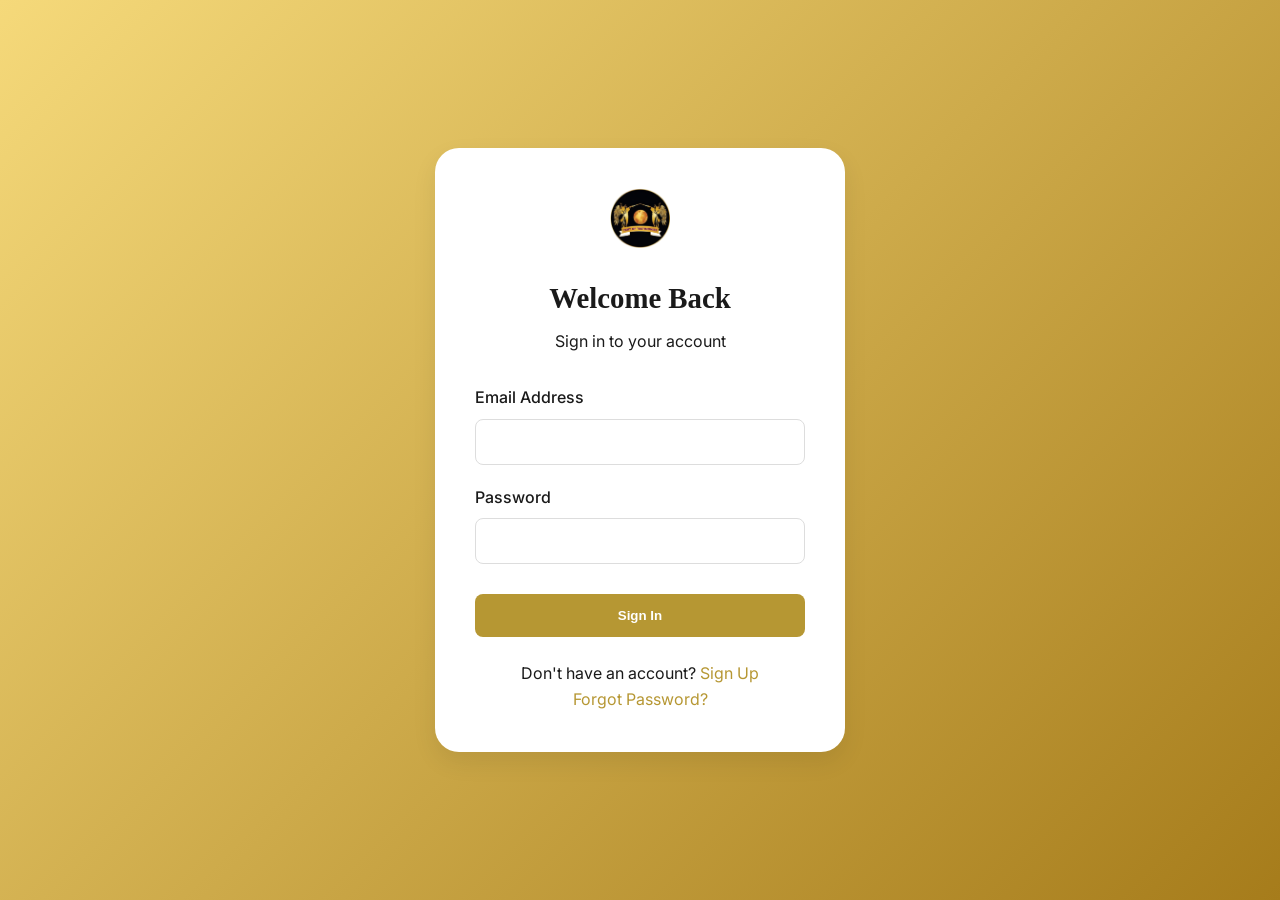
<file: login.html>
<!DOCTYPE html>
<html lang="en">
<head>
    <meta charset="UTF-8">
    <meta name="viewport" content="width=device-width, initial-scale=1.0">
    <title>Sign In | TOT Church</title>
    <link rel="stylesheet" href="css/style.css">
    <link href="https://fonts.googleapis.com/css2?family=Inter:wght@300;400;500;600;700&display=swap" rel="stylesheet">
    <link rel="stylesheet" href="https://cdnjs.cloudflare.com/ajax/libs/font-awesome/6.4.0/css/all.min.css">
</head>
<body class="auth-page">
    <div class="auth-container">
        <div class="auth-card">
            <div class="auth-header">
                <img src="assets/images/totlogo.png" alt="TOT Church" id="authLogo">
                <h1>Welcome Back</h1>
                <p>Sign in to your account</p>
            </div>
            <form class="auth-form" id="loginForm" action="php/auth.php" method="POST">
                <input type="hidden" name="action" value="login">
                <div class="form-group">
                    <label for="email">Email Address</label>
                    <input type="email" id="email" name="email" required>
                </div>
                <div class="form-group">
                    <label for="password">Password</label>
                    <input type="password" id="password" name="password" required>
                </div>
                <button type="submit" class="btn-auth-submit">Sign In</button>
            </form>
            <div class="auth-footer">
                <p>Don't have an account? <a href="signup.html">Sign Up</a></p>
                <p><a href="#">Forgot Password?</a></p>
            </div>
        </div>
    </div>
    <script src="js/auth.js"></script>
</body>
</html>
</file>
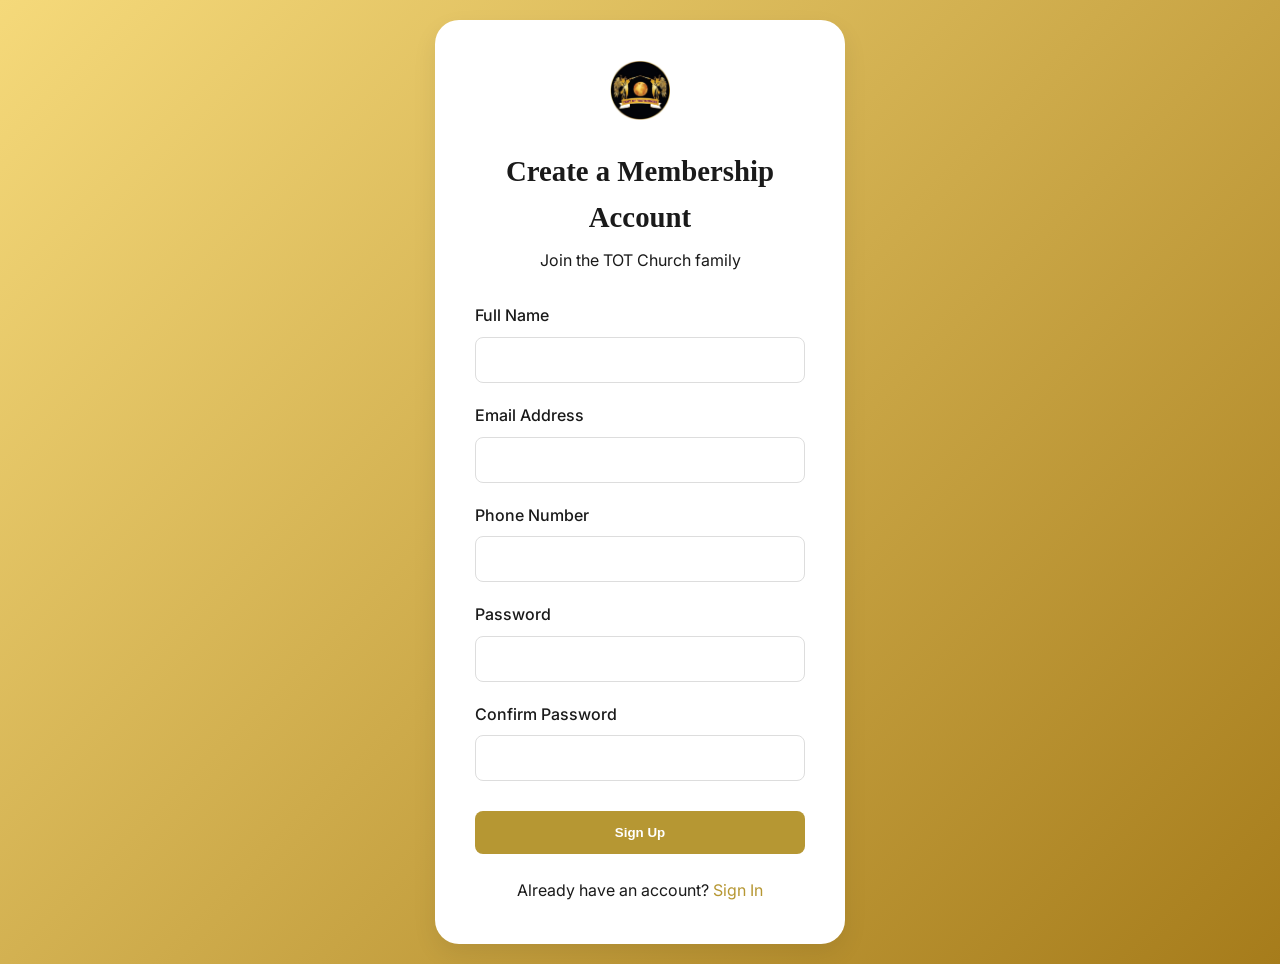
<file: signup.html>
<!DOCTYPE html>
<html lang="en">
<head>
    <meta charset="UTF-8">
    <meta name="viewport" content="width=device-width, initial-scale=1.0">
    <title>Sign Up | TOT Church</title>
    <link rel="stylesheet" href="css/style.css">
    <link href="https://fonts.googleapis.com/css2?family=Inter:wght@300;400;500;600;700&display=swap" rel="stylesheet">
    <link rel="stylesheet" href="https://cdnjs.cloudflare.com/ajax/libs/font-awesome/6.4.0/css/all.min.css">
</head>
<body class="auth-page">
    <div class="auth-container">
        <div class="auth-card">
            <div class="auth-header">
                <img src="assets/images/totlogo.png" alt="TOT Church">
                <h1>Create a Membership Account</h1>
                <p>Join the TOT Church family</p>
            </div>
            <form class="auth-form" id="signupForm" action="php/auth.php" method="POST">
                <input type="hidden" name="action" value="signup">
                <div class="form-group">
                    <label for="fullname">Full Name</label>
                    <input type="text" id="fullname" name="fullname" required>
                </div>
                <div class="form-group">
                    <label for="email">Email Address</label>
                    <input type="email" id="email" name="email" required>
                </div>
                <div class="form-group">
                    <label for="phone">Phone Number</label>
                    <input type="tel" id="phone" name="phone">
                </div>
                <div class="form-group">
                    <label for="password">Password</label>
                    <input type="password" id="password" name="password" required>
                </div>
                <div class="form-group">
                    <label for="confirm_password">Confirm Password</label>
                    <input type="password" id="confirm_password" name="confirm_password" required>
                </div>
                <button type="submit" class="btn-auth-submit">Sign Up</button>
            </form>
            <div class="auth-footer">
                <p>Already have an account? <a href="login.html">Sign In</a></p>
            </div>
        </div>
    </div>
    <script src="js/auth.js"></script>
</body>
</html>
</file>
<file: css/style.css>
/* css/style.css - Main Stylesheet */
:root {
    /* Main Brand Colors */
    --primary: #b69733;          /* Gold */
    --primary-dark: #A67C1B;     /* Dark gold */
    --primary-light: #F5D97A;    /* Light gold */

    --secondary: #121212;        /* Main dark background */
    --accent: #6F2DA8;           /* Purple accent */

    /* Text Colors */
    --text-dark: #1A1A1A;        /* Dark text for light sections */
    --text-light: #666666;       /* Light text for dark sections (fixed) */

    /* Background Colors */
    --bg-light: #F8F5EF;         /* Soft cream background */
    --bg-white: #FFFFFF;         /* Pure white cards/sections */

    /* UI */
    --shadow: 0 10px 25px rgba(0,0,0,0.08);
    --transition: all 0.3s ease;
}

* {
    margin: 0;
    padding: 0;
    box-sizing: border-box;
}

body {
    font-family: 'Inter', sans-serif;
    color: var(--text-dark);
    line-height: 1.6;
    overflow-x: hidden;
    background: var(--bg-white);
}

h1, h2, h3, h4, .logo-text {
    font-family: 'Playfair Display', serif;
}

.container {
    max-width: 1200px;
    margin: 0 auto;
    padding: 0 24px;
}

/* ===== MOBILE NAVIGATION DRAWER (FIXED) ===== */
.mobile-drawer {
    position: fixed;
    top: 0;
    left: -300px;
    width: 280px;
    height: 100vh;
    background: var(--bg-white);
    z-index: 1001;
    transition: left 0.3s ease;
    box-shadow: 2px 0 20px rgba(0,0,0,0.1);
    display: flex;
    flex-direction: column;
    overflow-y: auto;
}

.mobile-drawer.open {
    left: 0;
}

.drawer-overlay {
    position: fixed;
    top: 0;
    left: 0;
    width: 100%;
    height: 100%;
    background: rgba(0,0,0,0.5);
    z-index: 1000;
    opacity: 0;
    visibility: hidden;
    transition: opacity 0.3s ease, visibility 0.3s ease;
}

.drawer-overlay.active {
    opacity: 1;
    visibility: visible;
}

.drawer-header {
    padding: 20px;
    border-bottom: 1px solid #eee;
    display: flex;
    justify-content: space-between;
    align-items: center;
}

.drawer-header img {
    height: 40px;
    width: auto;
}

.close-drawer {
    background: none;
    border: none;
    font-size: 28px;
    cursor: pointer;
    color: var(--text-dark);
}

.drawer-nav {
    display: flex;
    flex-direction: column;
    padding: 20px;
}

.drawer-nav a {
    padding: 12px 0;
    font-size: 18px;
    color: var(--text-dark);
    text-decoration: none;
    border-bottom: 1px solid #f0f0f0;
    transition: var(--transition);
}

.drawer-nav a i {
    width: 30px;
    margin-right: 10px;
    color: var(--primary);
}

.drawer-auth {
    margin-top: auto;
    padding: 20px;
    border-top: 1px solid #eee;
    display: flex;
    gap: 12px;
}

.drawer-login, .drawer-signup {
    flex: 1;
    text-align: center;
    padding: 12px;
    border-radius: 8px;
    text-decoration: none;
    font-weight: 500;
}

.drawer-login {
    background: #f5f5f5;
    color: var(--text-dark);
}

.drawer-signup {
    background: var(--primary);
    color: white;
}

/* Alternative - uses margin instead of gap */
.mobile-menu-toggle {
    display: flex;
    flex-direction: column;
    justify-content: center;
    align-items: center;
    background: none;
    border: none;
    cursor: pointer;
    width: 40px;
    height: 40px;
    border-radius: 8px;
    transition: var(--transition);
    z-index: 101;
    position: relative;
}

.mobile-menu-toggle span {
    display: block;
    width: 25px;
    height: 3px;
    background: var(--primary);
    border-radius: 3px;
    transition: all 0.3s ease;
    margin: 3px 0;  /* Space between lines using margin */
}

.mobile-menu-toggle span:nth-child(1) {
    margin-top: 0;
}

.mobile-menu-toggle span:nth-child(3) {
    margin-bottom: 0;
}

/* Hamburger animation when open */
.mobile-menu-toggle.active span:nth-child(1) {
    transform: translateY(7px) rotate(45deg);
}

.mobile-menu-toggle.active span:nth-child(2) {
    opacity: 0;
}

.mobile-menu-toggle.active span:nth-child(3) {
    transform: translateY(-7px) rotate(-45deg);
}

/* Main Header */
.main-header {
    position: fixed;
    top: 0;
    width: 100%;
    background: rgba(255,255,255,0.95);
    backdrop-filter: blur(10px);
    z-index: 100;
    box-shadow: 0 2px 10px rgba(0,0,0,0.05);
}

.header-inner {
    display: flex;
    justify-content: space-between;
    align-items: center;
    padding: 16px 24px;
    max-width: 1200px;
    margin: 0 auto;
}

.logo {
    display: flex;
    align-items: center;
    gap: 12px;
}

.logo img {
    height: 45px;
    width: auto;
}

.logo-text {
    font-size: 1.2rem;
    font-weight: 600;
    color: var(--primary);
}

/* Desktop Navigation */
.desktop-nav {
    display: none;
}

.desktop-auth {
    display: none;
}

/* Hero Section */
.hero {
    position: relative;
    min-height: 100vh;
    display: flex;
    align-items: center;
    justify-content: center;
    text-align: center;
    overflow: hidden;
    margin-top: 0;
}

.parallax-section {
    position: relative;
    overflow: hidden;
}

.parallax-bg {
    position: absolute;
    top: 0;
    left: 0;
    width: 100%;
    height: 120%;
    background-image: url('../assets/images/hero.png');
    background-size: cover;
    background-position: center;
    background-attachment: fixed;
    transform: translateY(0);
    transition: transform 0.1s linear;
}

.parallax-bg::after {
    content: '';
    position: absolute;
    top: 0;
    left: 0;
    width: 100%;
    height: 100%;
    background: rgba(0,0,0,0.5);
}

.hero-content {
    position: relative;
    z-index: 2;
    color: white;
    padding: 100px 24px;
}

.hero-title {
    font-size: 2.5rem;
    margin-bottom: 20px;
}

.hero-title span {
    color: var(--accent);
}

.hero-subtitle {
    font-size: 1.1rem;
    margin-bottom: 30px;
    opacity: 0.9;
}

.hero-buttons {
    display: flex;
    gap: 16px;
    justify-content: center;
    flex-wrap: wrap;
}

.btn-primary, .btn-secondary, .btn-outline {
    padding: 14px 28px;
    border-radius: 40px;
    text-decoration: none;
    font-weight: 500;
    transition: var(--transition);
    display: inline-block;
}

.btn-primary {
    background: var(--primary);
    color: white;
}

.btn-primary:hover {
    background: var(--primary-dark);
    transform: translateY(-2px);
}

.btn-secondary {
    background: transparent;
    border: 2px solid white;
    color: white;
}

.btn-secondary:hover {
    background: white;
    color: var(--primary-dark);
}

.btn-outline {
    border: 2px solid var(--primary);
    color: var(--primary);
    background: transparent;
}

.btn-outline:hover {
    background: var(--primary);
    color: white;
}

.hero-scroll-indicator {
    position: absolute;
    bottom: 30px;
    left: 50%;
    transform: translateX(-50%);
    color: white;
    text-align: center;
    animation: bounce 2s infinite;
    z-index: 2;
}

@keyframes bounce {
    0%, 100% { transform: translateX(-50%) translateY(0); }
    50% { transform: translateX(-50%) translateY(10px); }
}

/* Quick Links */
.quick-links {
    padding: 60px 0;
    background: var(--bg-light);
}

.quick-links-grid {
    display: grid;
    grid-template-columns: repeat(auto-fit, minmax(250px, 1fr));
    gap: 24px;
}

.quick-link-card {
    background: white;
    padding: 30px;
    text-align: center;
    border-radius: 16px;
    text-decoration: none;
    color: var(--text-dark);
    transition: var(--transition);
    box-shadow: var(--shadow);
}

.quick-link-card:hover {
    transform: translateY(-5px);
    box-shadow: 0 15px 35px rgba(0,0,0,0.12);
}

.quick-link-card i {
    font-size: 40px;
    color: var(--primary);
    margin-bottom: 16px;
}

.quick-link-card h3 {
    margin-bottom: 8px;
}

/* Our Program Section */
.our-program {
    padding: 80px 0;
    background: var(--bg-light);
}

.program-grid {
    display: grid;
    grid-template-columns: repeat(auto-fit, minmax(280px, 1fr));
    gap: 32px;
    margin-top: 20px;
}

.program-card {
    text-align: center;
    padding: 40px 24px;
    background: var(--bg-white);
    border-radius: 24px;
    border: 2px solid var(--primary);
    box-shadow: var(--shadow);
    transition: var(--transition);
}

.program-card:hover {
    border-color: var(--primary-dark);
    box-shadow: 0 15px 35px rgba(0,0,0,0.12);
    transform: translateY(-5px);
}

.program-icon {
    font-size: 48px;
    color: var(--primary);
    margin-bottom: 20px;
}

.program-card h3 {
    font-size: 1.8rem;
    font-family: 'Playfair Display', serif;
    color: var(--secondary);
    margin-bottom: 16px;
}

.program-time {
    font-size: 2rem;
    font-weight: 700;
    color: var(--primary);
    margin: 16px 0;
}

.program-description {
    color: var(--text-light);
    margin-top: 12px;
    font-size: 0.95rem;
}

.program-location {
    margin-top: 16px;
    font-size: 0.9rem;
    color: var(--primary-dark);
}

.program-location i {
    margin-right: 6px;
}

/* Section Header */
.section-header {
    text-align: center;
    margin-bottom: 48px;
}

.section-header h2 {
    font-family: 'Playfair Display', serif;
    font-size: 2.5rem;
    color: var(--secondary);
    margin-bottom: 12px;
}

.section-header p {
    color: var(--text-light);
    font-size: 1.1rem;
}

/* Upcoming Event Snippet */
.upcoming-snippet {
    padding: 60px 0;
}

.event-snippet-card {
    display: flex;
    gap: 24px;
    background: white;
    border-radius: 20px;
    overflow: hidden;
    box-shadow: var(--shadow);
    padding: 24px;
    flex-wrap: wrap;
}

.event-date-large {
    text-align: center;
    padding: 20px;
    background: var(--primary);
    color: white;
    border-radius: 16px;
    min-width: 100px;
}

.event-date-large .day {
    font-size: 48px;
    font-weight: 700;
    display: block;
    line-height: 1;
}

.event-date-large .month {
    font-size: 18px;
    text-transform: uppercase;
}

.event-details {
    flex: 1;
}

.event-details h3 {
    font-size: 1.5rem;
    margin-bottom: 12px;
}

.event-time, .event-location {
    margin: 8px 0;
    color: var(--text-light);
}

.btn-event {
    display: inline-block;
    margin-top: 16px;
    color: var(--primary);
    text-decoration: none;
    font-weight: 500;
}

/* Sermons CTA */
.sermons-cta {
    padding: 80px 0;
    text-align: center;
    position: relative;
    background: linear-gradient(135deg, var(--primary-dark), var(--secondary));
    color: white;
}

.sermons-content {
    position: relative;
    z-index: 2;
}

.sermons-cta h2 {
    font-size: 2rem;
    margin-bottom: 16px;
}

.sermon-buttons {
    display: flex;
    gap: 16px;
    justify-content: center;
    margin-top: 24px;
    flex-wrap: wrap;
}

.sermons-cta .btn-outline {
    border-color: white;
    color: white;
}

.sermons-cta .btn-outline:hover {
    background: white;
    color: var(--primary-dark);
}

/* Testimonials */
.testimonials {
    padding: 60px 0;
    background: var(--bg-light);
}

.testimonials-slider {
    display: grid;
    grid-template-columns: repeat(auto-fit, minmax(300px, 1fr));
    gap: 24px;
}

.testimonial-card {
    background: white;
    padding: 30px;
    border-radius: 16px;
    box-shadow: var(--shadow);
}

.testimonial-card i {
    font-size: 30px;
    color: var(--primary);
    opacity: 0.5;
    margin-bottom: 16px;
}

/* Stats Marquee */
.tot-stats-marquee {
    width: 100%;
    overflow: hidden;
    position: relative;
    padding: 28px 0;
    margin: 30px 0;
}

.stats-track-container {
    width: 100%;
    overflow: hidden;
    position: relative;
}

.stats-track {
    display: flex;
    gap: 60px;
    align-items: center;
    white-space: nowrap;
    will-change: transform;
    width: max-content;
    animation: scrollStats 25s linear infinite;
}

@keyframes scrollStats {
    from { transform: translateX(0); }
    to { transform: translateX(-50%); }
}

.stat-item {
    display: inline-flex;
    align-items: center;
    gap: 12px;
    padding: 12px 24px;
    border-radius: 60px;
    font-size: 1.2rem;
    font-weight: 500;
    backdrop-filter: blur(2px);
    transition: all 0.2s ease;
    cursor: default;
}

.stat-number {
    font-size: 2rem;
    font-weight: 800;
    font-family: 'Playfair Display', serif;
    line-height: 1;
    color: var(--primary);
}

.stat-number.many {
    font-size: 1.8rem;
    letter-spacing: 1px;
}

.stat-label {
    font-size: 1rem;
    font-weight: 500;
    display: inline-flex;
    align-items: center;
    gap: 6px;
    color: var(--text-dark);
}

.stat-label i {
    font-size: 1.1rem;
    color: var(--primary);
}

.stats-track-container:hover .stats-track {
    animation-play-state: paused;
}

/* Footer */
.main-footer {
    background: var(--secondary);
    color: #ccc;
    padding: 60px 0 20px;
}

.footer-grid {
    display: grid;
    grid-template-columns: repeat(auto-fit, minmax(200px, 1fr));
    gap: 40px;
    margin-bottom: 40px;
}

.footer-info img {
    height: 50px;
    margin-bottom: 16px;
}

.social-links {
    display: flex;
    gap: 16px;
    margin-top: 20px;
    justify-content: center;
}

.social-links a {
    color: white;
    font-size: 30px;
    transition: var(--transition);
}

.social-links a:hover {
    color: var(--primary);
}

.footer-links ul {
    list-style: none;
}

.footer-links li {
    margin-bottom: 12px;
}

.footer-links a {
    color: #ccc;
    text-decoration: none;
    transition: var(--transition);
}

.footer-links a:hover {
    color: var(--primary);
}

.footer-bottom {
    text-align: center;
    padding-top: 20px;
    border-top: 1px solid #444;
}

/* Welcome Section */
.welcome-section {
    padding: 80px 0 60px;
    text-align: center;
}

.welcome-content {
    max-width: 900px;
    margin: 0 auto;
}

.welcome-title {
    font-family: 'Playfair Display', serif;
    font-size: 3.5rem;
    font-weight: 700;
    margin-bottom: 16px;
    line-height: 1.2;
}

.covenant-statement {
    font-size: 1.5rem;
    font-weight: 600;
    letter-spacing: 1px;
    margin: 20px 0 16px;
    color: var(--primary);
}

.prophetic-word {
    font-size: 1.125rem;
    font-style: italic;
    max-width: 700px;
    margin: 0 auto 30px;
    line-height: 1.6;
}

/* Scripture Section */
.scripture-section {
    padding: 20px 0 50px;
}

.scripture-card {
    max-width: 900px;
    margin: 0 auto;
    padding: 40px 32px;
    text-align: center;
    border-radius: 16px;
    box-shadow: 0 8px 24px rgba(0,0,0,0.06);
    background: var(--bg-light);
}

.scripture-icon-placeholder {
    width: 48px;
    height: 48px;
    margin: 0 auto 20px;
}

.scripture-text {
    font-size: 1.2rem;
    line-height: 1.7;
    font-weight: 500;
    margin-bottom: 16px;
}

.scripture-ref {
    font-weight: 700;
    letter-spacing: 0.5px;
    color: var(--primary);
}

/* Statement of Faith Section */
.statement-faith {
    padding: 70px 0;
}

.faith-container {
    max-width: 1000px;
    margin: 0 auto;
    padding: 48px 40px;
    border-radius: 24px;
    box-shadow: 0 12px 32px rgba(0,0,0,0.05);
    background: var(--bg-white);
}

.faith-heading {
    font-family: 'Playfair Display', serif;
    font-size: 2.2rem;
    text-align: center;
    margin-bottom: 12px;
}

.faith-subhead {
    text-align: center;
    font-weight: 600;
    margin-bottom: 40px;
    letter-spacing: 0.5px;
    color: var(--primary);
}

.faith-list {
    list-style: none;
    padding: 0;
    margin: 0;
}

.faith-list li {
    margin-bottom: 20px;
    padding-left: 28px;
    position: relative;
    line-height: 1.6;
}

.faith-list li::before {
    content: "✓";
    font-weight: bold;
    position: absolute;
    left: 0;
    top: 0;
    color: var(--primary);
}

/* Page Hero */
.page-hero {
    min-height: 40vh;
    display: flex;
    align-items: center;
    justify-content: center;
    text-align: center;
    position: relative;
    color: white;
    margin-top: 80px;
    background: var(--secondary);
}

.page-hero-content {
    position: relative;
    z-index: 2;
    padding: 60px 24px;
}

.page-hero h1 {
    font-size: 2.5rem;
    margin-bottom: 16px;
}

/* About Page Styles */
.mission-vision {
    padding: 60px 0;
}

.mv-grid {
    display: grid;
    grid-template-columns: repeat(auto-fit, minmax(300px, 1fr));
    gap: 30px;
}

.mission-card, .vision-card {
    text-align: center;
    padding: 40px;
    background: var(--bg-light);
    border-radius: 20px;
}

.mission-card i, .vision-card i {
    font-size: 50px;
    color: var(--primary);
    margin-bottom: 20px;
}

.core-values {
    padding: 60px 0;
    background: var(--bg-light);
}

.values-grid {
    display: grid;
    grid-template-columns: repeat(auto-fit, minmax(250px, 1fr));
    gap: 30px;
}

.value-item {
    text-align: center;
    padding: 30px;
    background: white;
    border-radius: 16px;
    box-shadow: var(--shadow);
}

.value-icon {
    width: 70px;
    height: 70px;
    background: var(--primary);
    border-radius: 50%;
    display: flex;
    align-items: center;
    justify-content: center;
    margin: 0 auto 20px;
}

.value-icon i {
    font-size: 30px;
    color: white;
}

.leadership {
    padding: 60px 0;
}

.leadership-grid {
    display: grid;
    grid-template-columns: repeat(auto-fit, minmax(280px, 1fr));
    gap: 30px;
}

.leader-card {
    text-align: center;
    background: white;
    border-radius: 20px;
    overflow: hidden;
    box-shadow: var(--shadow);
}

.leader-image {
    height: 280px;
    overflow: hidden;
}

.leader-image img {
    width: 100%;
    height: 100%;
    object-fit: cover;
}

.leader-card h3 {
    margin: 20px 0 5px;
}

.leader-title {
    color: var(--primary);
    font-weight: 500;
}

.leader-bio {
    padding: 0 20px 20px;
}

.history {
    padding: 80px 0;
    position: relative;
    background: linear-gradient(135deg, var(--primary-dark), var(--secondary));
    color: white;
}

.history-content {
    position: relative;
    z-index: 2;
}

.timeline {
    margin-top: 40px;
}

.timeline-item {
    margin-bottom: 20px;
}

.year {
    font-weight: 700;
    font-size: 1.2rem;
    color: var(--primary-light);
    margin-right: 20px;
}

/* Events Page Styles */
.event-filters {
    padding: 40px 0 20px;
    background: white;
    border-bottom: 1px solid #eee;
}

.filter-tabs {
    display: flex;
    gap: 12px;
    justify-content: center;
    flex-wrap: wrap;
}

.filter-btn {
    padding: 10px 24px;
    border: none;
    background: #f5f5f5;
    border-radius: 30px;
    cursor: pointer;
    font-weight: 500;
    transition: var(--transition);
}

.filter-btn.active {
    background: var(--primary);
    color: white;
}

.events-grid {
    display: grid;
    grid-template-columns: repeat(auto-fill, minmax(320px, 1fr));
    gap: 30px;
    padding: 40px 0;
}

.event-card {
    background: white;
    border-radius: 20px;
    overflow: hidden;
    box-shadow: var(--shadow);
    transition: var(--transition);
    cursor: pointer;
}

.event-card:hover {
    transform: translateY(-5px);
}

.event-card-header {
    background: var(--primary);
    color: white;
    padding: 20px;
    text-align: center;
}

.event-status {
    display: inline-block;
    padding: 4px 12px;
    border-radius: 20px;
    font-size: 0.8rem;
    margin-bottom: 10px;
}

.event-status.upcoming { background: #4CAF50; }
.event-status.ongoing { background: #FF9800; }
.event-status.completed { background: #9E9E9E; }

.event-card-body {
    padding: 20px;
}

.event-card-title {
    font-size: 1.3rem;
    margin-bottom: 12px;
}

.event-card-date, .event-card-time, .event-card-location {
    font-size: 0.9rem;
    color: var(--text-light);
    margin: 8px 0;
}

/* Gallery Page Styles */
.gallery-categories {
    padding: 40px 0 20px;
}

.category-tabs {
    display: flex;
    gap: 12px;
    justify-content: center;
    flex-wrap: wrap;
}

.cat-btn {
    padding: 10px 24px;
    border: none;
    background: #f5f5f5;
    border-radius: 30px;
    cursor: pointer;
    transition: var(--transition);
}

.cat-btn.active {
    background: var(--primary);
    color: white;
}

.gallery-masonry {
    column-count: 2;
    column-gap: 20px;
    padding: 40px 0;
}

.gallery-item {
    break-inside: avoid;
    margin-bottom: 20px;
    position: relative;
    cursor: pointer;
    overflow: hidden;
    border-radius: 16px;
}

.gallery-item img {
    width: 100%;
    height: auto;
    display: block;
    transition: transform 0.3s;
}

.gallery-item:hover img {
    transform: scale(1.05);
}

.gallery-overlay {
    position: absolute;
    bottom: 0;
    left: 0;
    right: 0;
    background: linear-gradient(transparent, rgba(0,0,0,0.7));
    color: white;
    padding: 20px;
    opacity: 0;
    transition: opacity 0.3s;
}

.gallery-item:hover .gallery-overlay {
    opacity: 1;
}

/* Contact Page Styles */
.contact-section {
    padding: 60px 0;
}

.contact-grid {
    display: grid;
    grid-template-columns: repeat(auto-fit, minmax(300px, 1fr));
    gap: 40px;
    margin-bottom: 40px;
}

.info-card {
    text-align: center;
    padding: 30px;
    background: var(--bg-light);
    border-radius: 16px;
    margin-bottom: 20px;
}

.info-card i {
    font-size: 40px;
    color: var(--primary);
    margin-bottom: 16px;
}

.contact-form-wrapper {
    background: white;
    padding: 30px;
    border-radius: 20px;
    box-shadow: var(--shadow);
}

.form-group {
    margin-bottom: 20px;
}

.form-group input, .form-group select, .form-group textarea {
    width: 100%;
    padding: 14px;
    border: 1px solid #ddd;
    border-radius: 8px;
    font-family: inherit;
    transition: var(--transition);
}

.form-group input:focus, .form-group select:focus, .form-group textarea:focus {
    outline: none;
    border-color: var(--primary);
}

.btn-submit {
    width: 100%;
    padding: 14px;
    background: var(--primary);
    color: white;
    border: none;
    border-radius: 8px;
    font-weight: 600;
    cursor: pointer;
    transition: var(--transition);
}

.btn-submit:hover {
    background: var(--primary-dark);
}

.map-container {
    border-radius: 20px;
    overflow: hidden;
    margin-top: 40px;
}

/* Auth Pages */
.auth-page {
    background: linear-gradient(135deg, var(--primary-light), var(--primary-dark));
    min-height: 100vh;
    display: flex;
    align-items: center;
    justify-content: center;
}

.auth-container {
    width: 100%;
    max-width: 450px;
    padding: 20px;
}

.auth-card {
    background: white;
    border-radius: 24px;
    padding: 40px;
    box-shadow: var(--shadow);
}

.auth-header {
    text-align: center;
    margin-bottom: 30px;
}

.auth-header img {
    height: 60px;
    margin-bottom: 20px;
}

.auth-header h1 {
    font-size: 1.8rem;
    margin-bottom: 8px;
}

.auth-form .form-group label {
    display: block;
    margin-bottom: 8px;
    font-weight: 500;
}

.btn-auth-submit {
    width: 100%;
    padding: 14px;
    background: var(--primary);
    color: white;
    border: none;
    border-radius: 8px;
    font-weight: 600;
    cursor: pointer;
    margin-top: 10px;
}

.btn-auth-submit:hover {
    background: var(--primary-dark);
}

.auth-footer {
    text-align: center;
    margin-top: 24px;
}

.auth-footer a {
    color: var(--primary);
    text-decoration: none;
}

/* Loading Spinner */
.loading-spinner {
    text-align: center;
    padding: 40px;
    grid-column: 1 / -1;
}

/* ===== RESPONSIVE DESIGN ===== */
@media (min-width: 768px) {
    .gallery-masonry {
        column-count: 3;
    }
    
    .hero-title {
        font-size: 3.5rem;
    }
    
    .event-snippet-card {
        flex-wrap: nowrap;
    }
    
    .program-time {
        font-size: 2rem;
    }
    
    .program-card h3 {
        font-size: 1.8rem;
    }
}

@media (min-width: 1024px) {
    .desktop-nav {
        display: flex;
        gap: 32px;
    }
    
    .desktop-nav a {
        text-decoration: none;
        color: var(--text-dark);
        font-weight: 500;
        transition: var(--transition);
    }
    
    .desktop-nav a:hover, .desktop-nav a.active {
        color: var(--primary);
    }
    
    .desktop-auth {
        display: flex;
        gap: 12px;
    }
    
    .btn-auth {
        padding: 10px 20px;
        border-radius: 30px;
        text-decoration: none;
        font-weight: 500;
        transition: var(--transition);
    }
    
    .btn-auth.login {
        color: var(--text-dark);
    }
    
    .btn-auth.login:hover {
        color: var(--primary);
    }
    
    .btn-auth.signup {
        background: var(--primary);
        color: white;
    }
    
    .btn-auth.signup:hover {
        background: var(--primary-dark);
    }
    
    .mobile-menu-toggle {
        display: none;
    }
}

@media (max-width: 768px) {
    .container {
        padding: 0 16px;
    }
    
    .hero-title {
        font-size: 2rem;
    }
    
    .section-header h2 {
        font-size: 1.8rem;
    }
    
    .gallery-masonry {
        column-count: 2;
    }
    
    .welcome-title {
        font-size: 2.5rem;
    }
    
    .covenant-statement {
        font-size: 1.2rem;
    }
    
    .prophetic-word {
        font-size: 1rem;
        padding: 0 20px;
    }
    
    .faith-container {
        padding: 32px 20px;
    }
    
    .faith-heading {
        font-size: 1.8rem;
    }
    
    .faith-list li {
        font-size: 0.95rem;
    }
    
    .stat-item {
        gap: 8px;
        padding: 8px 18px;
    }
    
    .stat-number {
        font-size: 1.5rem;
    }
    
    .stat-number.many {
        font-size: 1.3rem;
    }
    
    .stat-label {
        font-size: 0.85rem;
    }
    
    .stats-track {
        gap: 30px;
    }
    
    .program-time {
        font-size: 1.5rem;
    }
    
    .program-card h3 {
        font-size: 1.4rem;
    }
    
    .program-card {
        padding: 30px 20px;
    }
}

@media (max-width: 480px) {
    .stat-number {
        font-size: 1.2rem;
    }
    
    .stat-label {
        font-size: 0.75rem;
    }
    
    .stats-track {
        gap: 20px;
    }
    
    .stat-item {
        padding: 6px 12px;
    }
    
    .logo-text {
        font-size: 0.9rem;
    }
    
    .logo img {
        height: 35px;
    }
}
</file>
